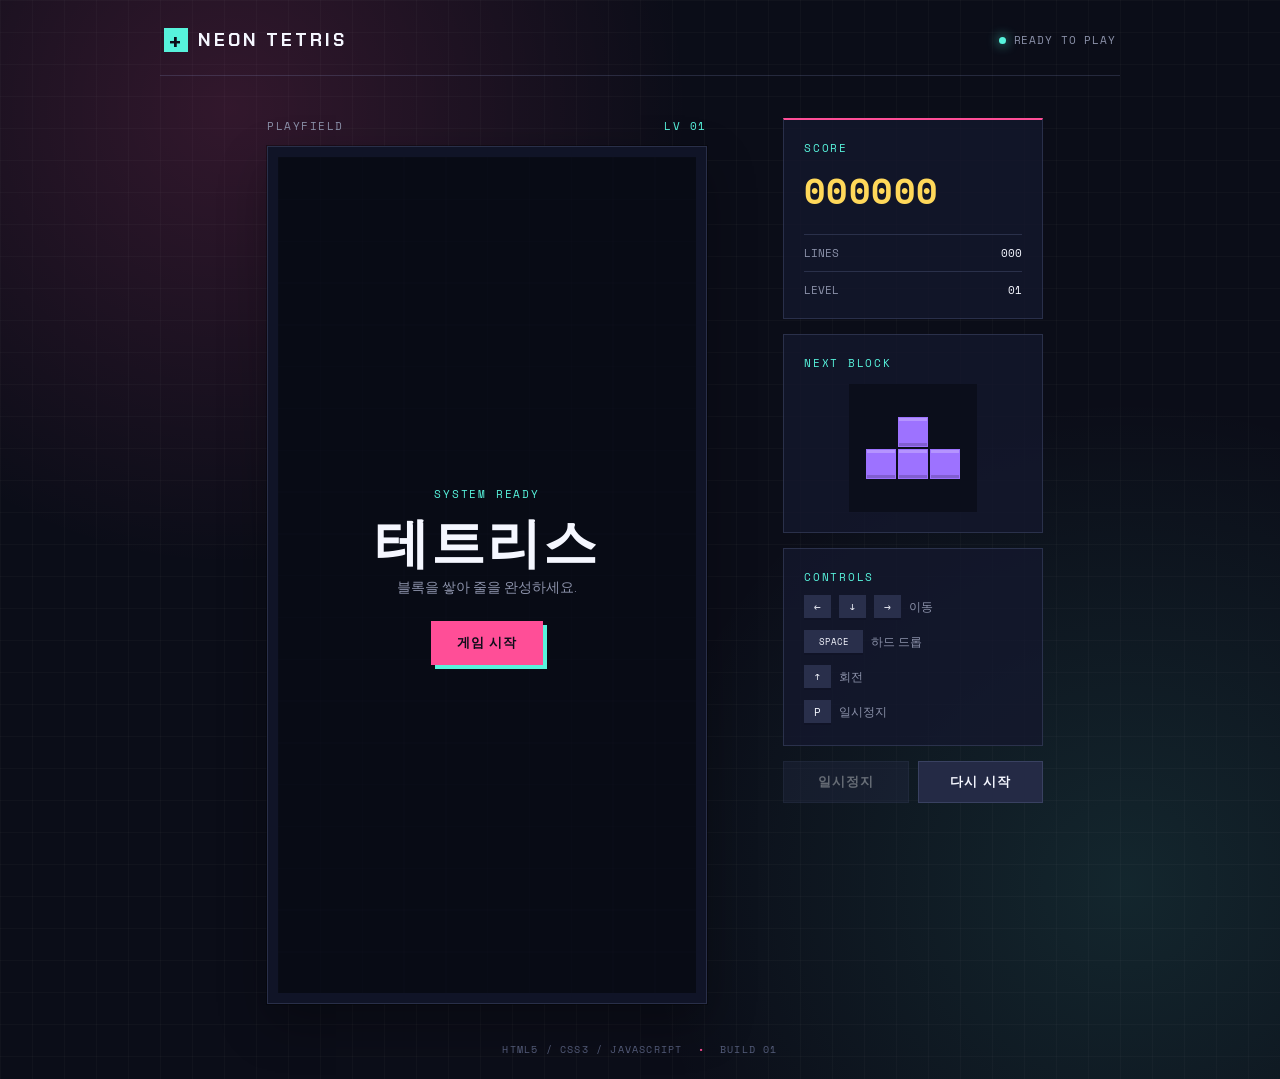
<file: Game01/index.html>
<!doctype html>
<html lang="ko">
<head>
  <meta charset="UTF-8">
  <meta name="viewport" content="width=device-width, initial-scale=1.0">
  <title>NEON TETRIS</title>
  <link rel="preconnect" href="https://fonts.googleapis.com">
  <link rel="preconnect" href="https://fonts.gstatic.com" crossorigin>
  <link href="https://fonts.googleapis.com/css2?family=Chakra+Petch:wght@400;500;600;700&family=Space+Mono:wght@400;700&display=swap" rel="stylesheet">
  <link rel="stylesheet" href="style.css">
</head>
<body>
  <main class="game-shell">
    <header class="topbar">
      <div class="brand"><span class="brand-mark">+</span><span>NEON TETRIS</span></div>
      <div class="status"><span class="status-dot"></span><span id="statusText">READY TO PLAY</span></div>
    </header>

    <section class="game-layout">
      <div class="board-frame">
        <div class="board-heading"><span>PLAYFIELD</span><span id="levelLabel">LV 01</span></div>
        <div class="canvas-wrap">
          <canvas id="gameCanvas" width="300" height="600" aria-label="테트리스 게임 보드"></canvas>
          <div id="overlay" class="overlay">
            <p class="overlay-kicker">SYSTEM READY</p>
            <h1>테트리스</h1>
            <p>블록을 쌓아 줄을 완성하세요.</p>
            <button id="startButton" class="primary-button">게임 시작</button>
          </div>
        </div>
      </div>

      <aside class="sidebar">
        <section class="panel score-panel">
          <div class="panel-label">SCORE</div>
          <div id="score" class="score-value">000000</div>
          <div class="stats-row"><span>LINES</span><strong id="lines">000</strong></div>
          <div class="stats-row"><span>LEVEL</span><strong id="level">01</strong></div>
        </section>

        <section class="panel next-panel">
          <div class="panel-label">NEXT BLOCK</div>
          <canvas id="nextCanvas" width="128" height="128" aria-label="다음 블록 미리보기"></canvas>
        </section>

        <section class="panel controls-panel">
          <div class="panel-label">CONTROLS</div>
          <div class="key-row"><span class="key">←</span><span class="key">↓</span><span class="key">→</span><span>이동</span></div>
          <div class="key-row"><span class="key wide">SPACE</span><span>하드 드롭</span></div>
          <div class="key-row"><span class="key">↑</span><span>회전</span></div>
          <div class="key-row"><span class="key">P</span><span>일시정지</span></div>
        </section>

        <div class="button-row">
          <button id="pauseButton" class="secondary-button" disabled>일시정지</button>
          <button id="restartButton" class="secondary-button">다시 시작</button>
        </div>
      </aside>
    </section>

    <footer>HTML5 / CSS3 / JAVASCRIPT <span>•</span> BUILD 01</footer>
  </main>
  <script src="script.js"></script>
</body>
</html>
</file>
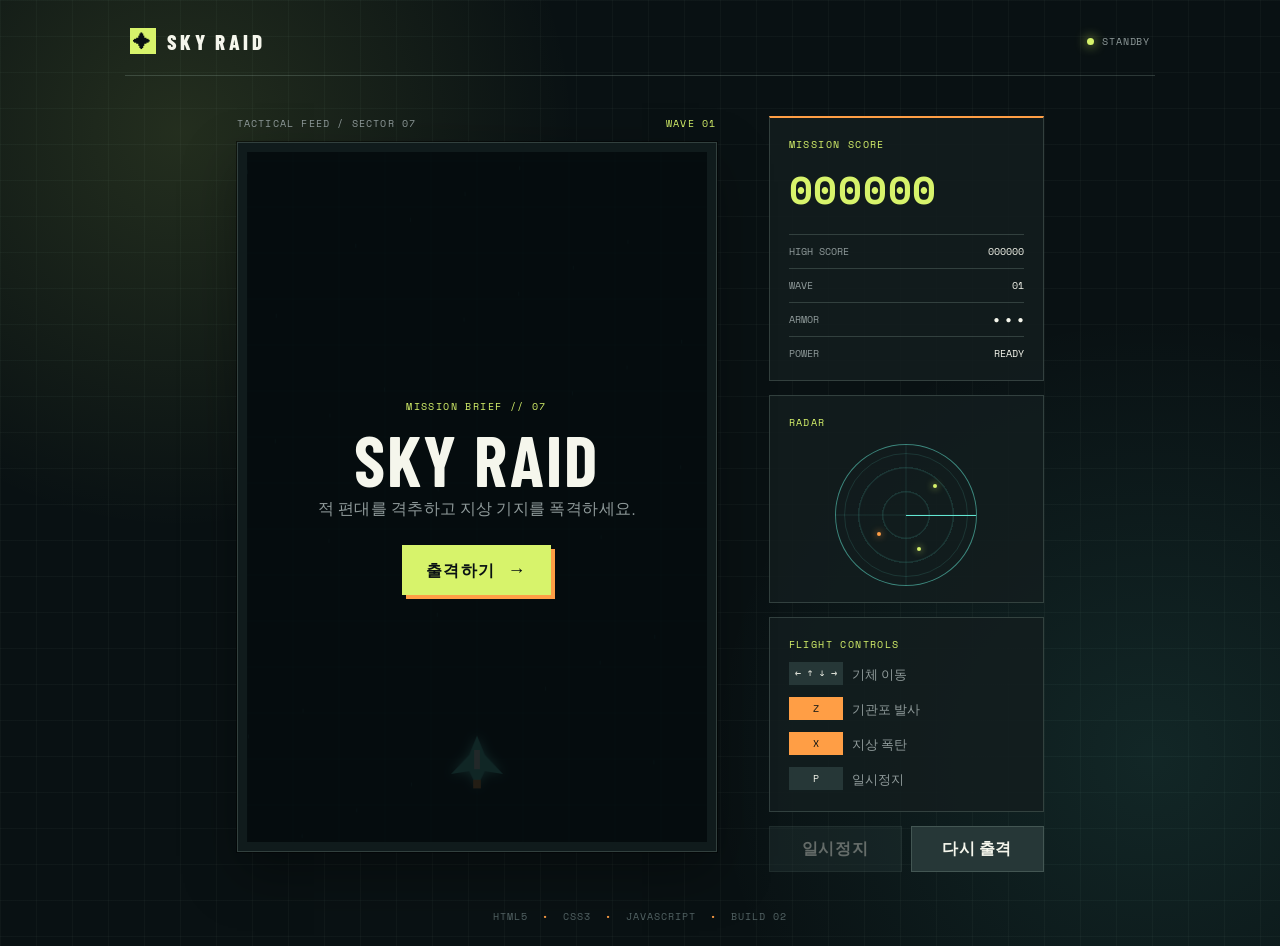
<file: Game02/index.html>
<!doctype html>
<html lang="ko">
<head>
  <meta charset="UTF-8">
  <meta name="viewport" content="width=device-width, initial-scale=1.0">
  <title>SKY RAID // VERTICAL ASSAULT</title>
  <link rel="preconnect" href="https://fonts.googleapis.com">
  <link rel="preconnect" href="https://fonts.gstatic.com" crossorigin>
  <link href="https://fonts.googleapis.com/css2?family=Barlow+Condensed:wght@500;600;700;800&family=Space+Mono:wght@400;700&display=swap" rel="stylesheet">
  <link rel="stylesheet" href="style.css">
</head>
<body>
  <main class="game-shell">
    <header class="topbar">
      <div class="brand"><span class="brand-mark">✦</span><span>SKY RAID</span></div>
      <div class="status"><span id="statusDot" class="status-dot"></span><span id="statusText">STANDBY</span></div>
    </header>

    <section class="game-layout">
      <div class="board-frame">
        <div class="board-heading"><span>TACTICAL FEED / SECTOR 07</span><span id="waveLabel">WAVE 01</span></div>
        <div class="canvas-wrap">
          <canvas id="gameCanvas" width="480" height="720" aria-label="종스크롤 슈팅 게임 화면"></canvas>
          <div id="overlay" class="overlay">
            <p class="overlay-kicker">MISSION BRIEF // 07</p>
            <h1>SKY RAID</h1>
            <p>적 편대를 격추하고 지상 기지를 폭격하세요.</p>
            <button id="startButton" class="primary-button">출격하기 <span>→</span></button>
          </div>
        </div>
      </div>

      <aside class="sidebar">
        <section class="panel score-panel">
          <div class="panel-label">MISSION SCORE</div>
          <div id="score" class="score-value">000000</div>
          <div class="stats-row"><span>HIGH SCORE</span><strong id="highScore">000000</strong></div>
          <div class="stats-row"><span>WAVE</span><strong id="wave">01</strong></div>
          <div class="stats-row"><span>ARMOR</span><strong id="lives">● ● ●</strong></div>
          <div class="stats-row"><span>POWER</span><strong id="power">READY</strong></div>
        </section>

        <section class="panel radar-panel">
          <div class="panel-label">RADAR</div>
          <div class="radar"><span id="radarSweep"></span><i></i><i></i><i></i></div>
        </section>

        <section class="panel controls-panel">
          <div class="panel-label">FLIGHT CONTROLS</div>
          <div class="key-row"><span class="key">← ↑ ↓ →</span><span>기체 이동</span></div>
          <div class="key-row"><span class="key accent">Z</span><span>기관포 발사</span></div>
          <div class="key-row"><span class="key accent">X</span><span>지상 폭탄</span></div>
          <div class="key-row"><span class="key">P</span><span>일시정지</span></div>
        </section>

        <div class="button-row">
          <button id="pauseButton" class="secondary-button" disabled>일시정지</button>
          <button id="restartButton" class="secondary-button">다시 출격</button>
        </div>
      </aside>
    </section>

    <footer>HTML5 <span>•</span> CSS3 <span>•</span> JAVASCRIPT <span>•</span> BUILD 02</footer>
  </main>
  <script src="script.js"></script>
</body>
</html>
</file>
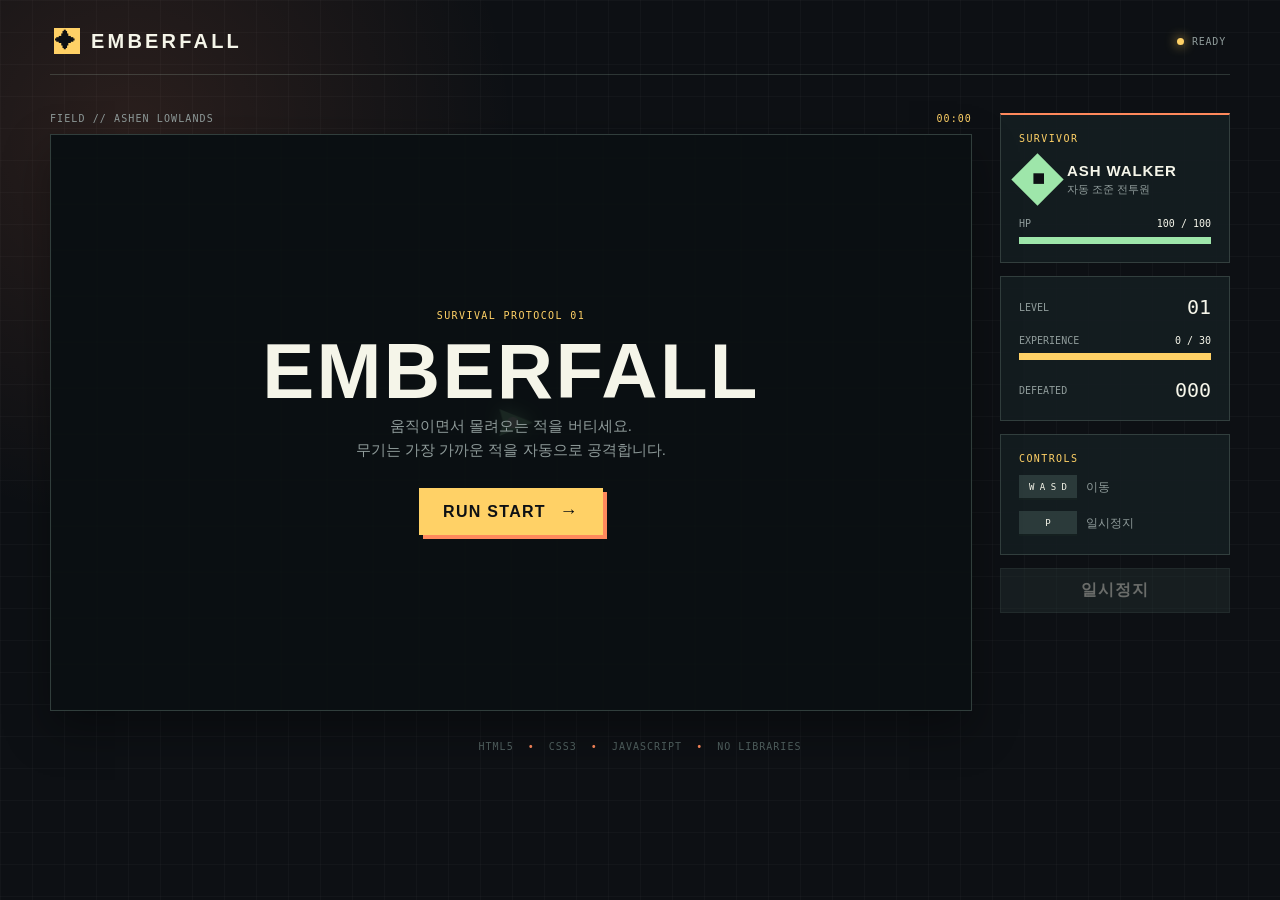
<file: Game03/index.html>
<!doctype html>
<html lang="ko">
<head>
  <meta charset="UTF-8">
  <meta name="viewport" content="width=device-width, initial-scale=1.0">
  <title>EMBERFALL // SURVIVAL RUN</title>
  <link rel="stylesheet" href="style.css">
</head>
<body>
  <main class="game-shell">
    <header class="topbar">
      <div class="brand"><span class="brand-mark">✦</span><span>EMBERFALL</span></div>
      <div class="run-status"><span id="statusDot" class="status-dot"></span><span id="statusText">READY</span></div>
    </header>

    <section class="game-layout">
      <div class="arena-frame">
        <div class="arena-heading"><span>FIELD // ASHEN LOWLANDS</span><span id="timeLabel">00:00</span></div>
        <div class="canvas-wrap">
          <canvas id="gameCanvas" width="960" height="600" aria-label="탑뷰 생존 슈팅 게임 화면"></canvas>
          <div id="startOverlay" class="overlay">
            <p class="kicker">SURVIVAL PROTOCOL 01</p>
            <h1>EMBERFALL</h1>
            <p>움직이면서 몰려오는 적을 버티세요.<br>무기는 가장 가까운 적을 자동으로 공격합니다.</p>
            <button id="startButton" class="primary-button">RUN START <span>→</span></button>
          </div>
          <div id="levelOverlay" class="level-overlay hidden">
            <p class="kicker">POWER SURGE</p>
            <strong id="levelMessage">LEVEL UP</strong>
            <span id="levelDetail">공격이 강화되었습니다.</span>
          </div>
        </div>
      </div>

      <aside class="sidebar">
        <section class="panel hero-panel">
          <div class="panel-label">SURVIVOR</div>
          <div class="hero-row"><span class="hero-icon">◆</span><div><strong>ASH WALKER</strong><small>자동 조준 전투원</small></div></div>
          <div class="bar-label"><span>HP</span><span id="hpText">100 / 100</span></div>
          <div class="bar"><span id="hpBar"></span></div>
        </section>
        <section class="panel score-panel">
          <div class="metric"><span>LEVEL</span><strong id="levelText">01</strong></div>
          <div class="xp-label"><span>EXPERIENCE</span><span id="xpText">0 / 30</span></div>
          <div class="bar xp-bar"><span id="xpBar"></span></div>
          <div class="metric"><span>DEFEATED</span><strong id="killText">000</strong></div>
        </section>
        <section class="panel controls-panel">
          <div class="panel-label">CONTROLS</div>
          <div class="key-row"><span class="key">W A S D</span><span>이동</span></div>
          <div class="key-row"><span class="key">P</span><span>일시정지</span></div>
        </section>
        <button id="pauseButton" class="secondary-button" disabled>일시정지</button>
      </aside>
    </section>
    <footer>HTML5 <span>•</span> CSS3 <span>•</span> JAVASCRIPT <span>•</span> NO LIBRARIES</footer>
  </main>
  <script src="game.js"></script>
</body>
</html>
</file>
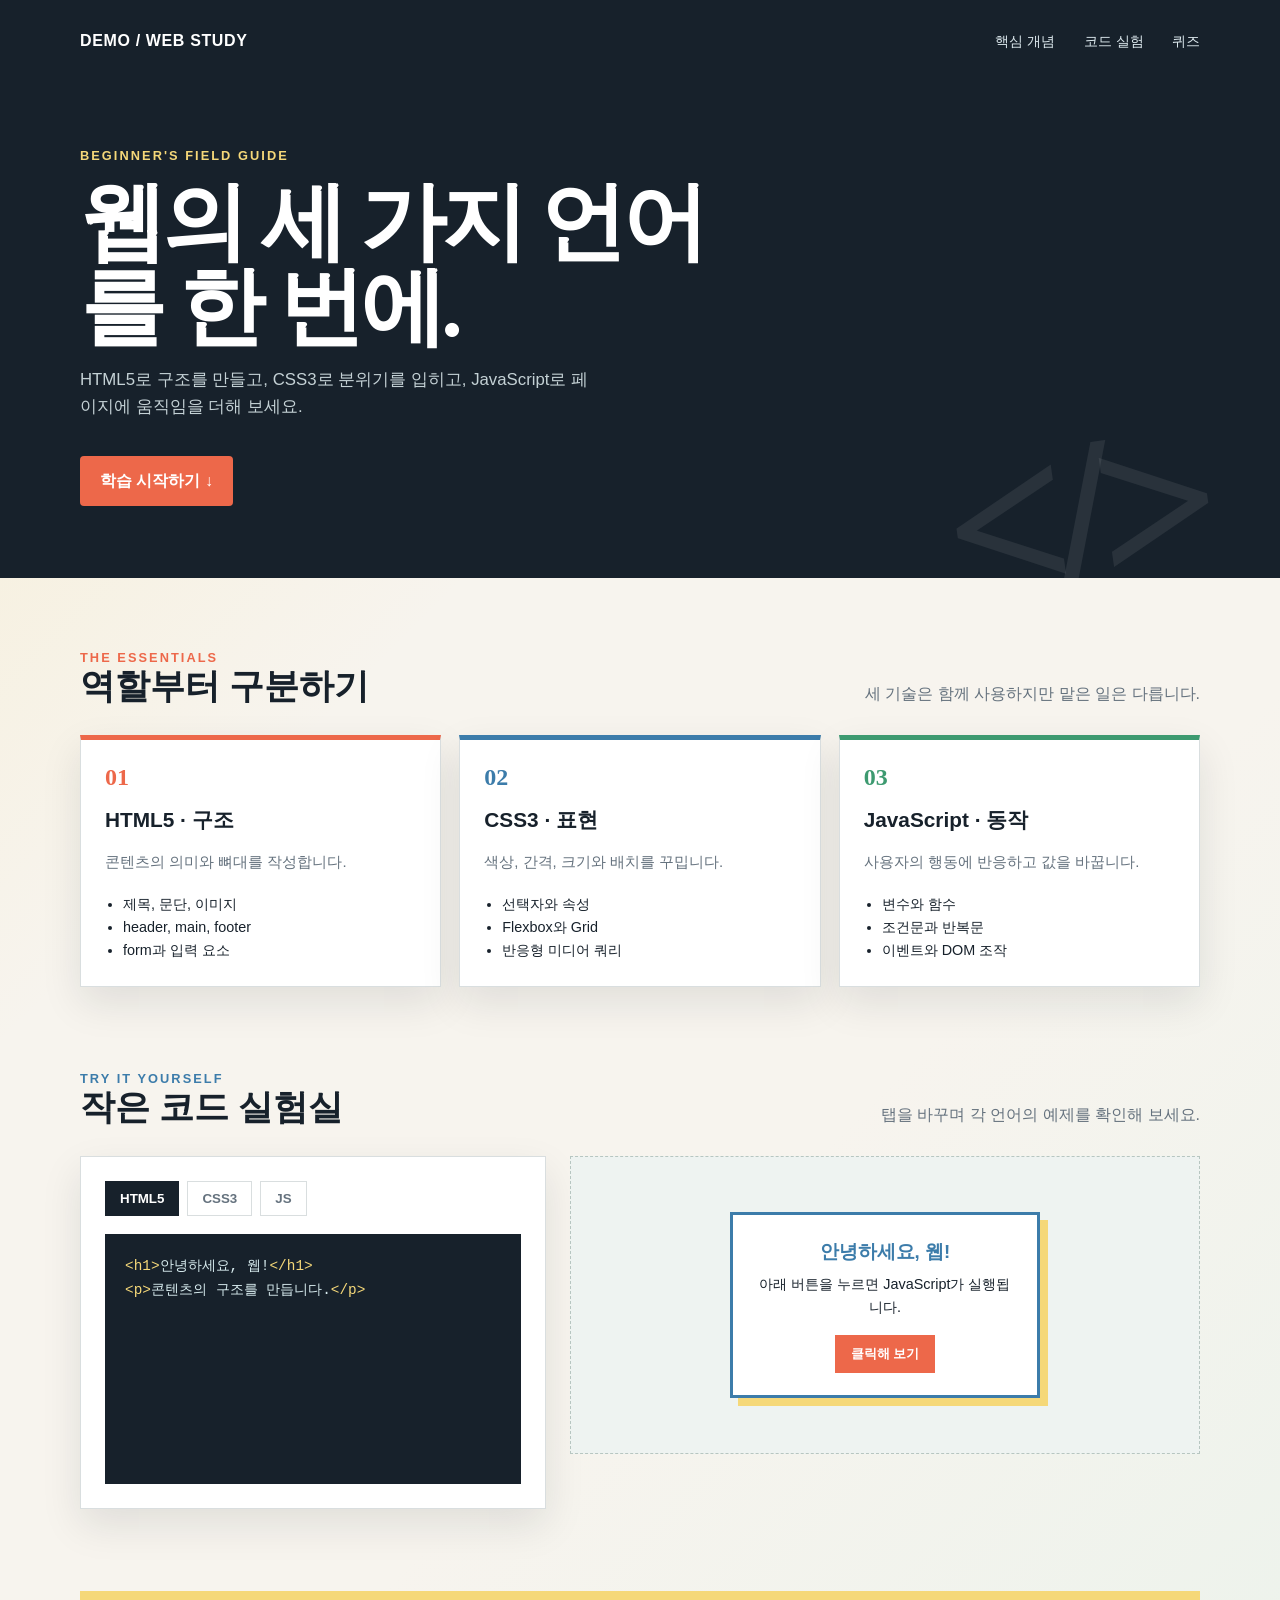
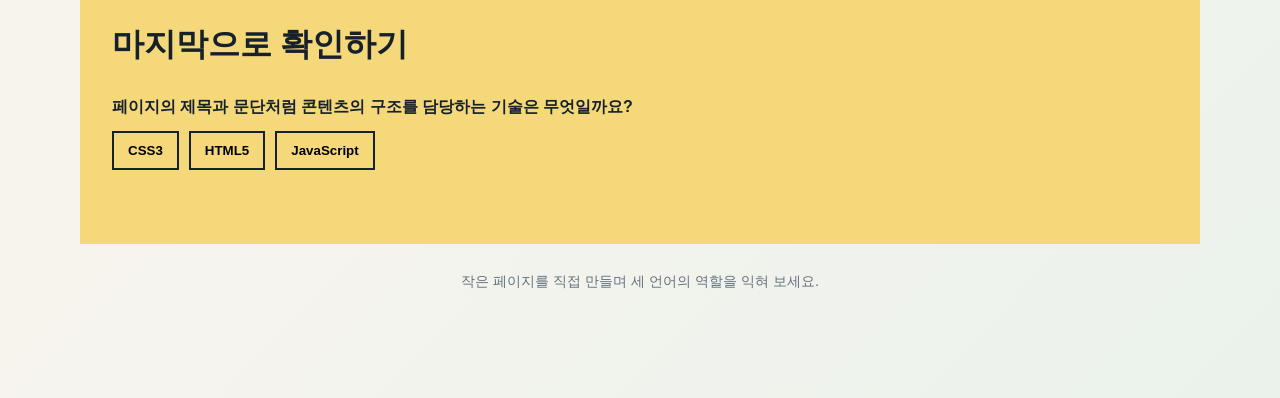
<file: DemoPage.html>
<!DOCTYPE html>
<html lang="ko">
<head>
  <meta charset="UTF-8">
  <meta name="viewport" content="width=device-width, initial-scale=1.0">
  <title>Demo Page | HTML5 · CSS3 · JavaScript</title>
  <style>
    :root {
      --ink: #17212b;
      --muted: #65727e;
      --paper: #f7f4ee;
      --panel: #ffffff;
      --line: #d9dedf;
      --coral: #ed684a;
      --blue: #3c7caa;
      --mint: #dff1e9;
      --yellow: #f5d879;
      --shadow: 0 16px 38px rgba(23, 33, 43, 0.1);
    }

    * { box-sizing: border-box; }

    html { scroll-behavior: smooth; }

    body {
      margin: 0;
      color: var(--ink);
      background:
        linear-gradient(135deg, rgba(245, 216, 121, 0.23), transparent 32%),
        linear-gradient(315deg, rgba(223, 241, 233, 0.55), transparent 40%),
        var(--paper);
      font-family: "Malgun Gothic", "Apple SD Gothic Neo", sans-serif;
      line-height: 1.6;
    }

    .container { width: min(1120px, calc(100% - 40px)); margin: 0 auto; }

    header {
      min-height: 440px;
      padding: 28px 0 72px;
      background: var(--ink);
      color: #fff;
      overflow: hidden;
      position: relative;
    }

    header::after {
      content: "</>";
      position: absolute;
      right: 6vw;
      bottom: -48px;
      color: rgba(255,255,255,.08);
      font: 900 220px/1 Georgia, serif;
      letter-spacing: -18px;
      transform: rotate(-8deg);
    }

    nav { display: flex; justify-content: space-between; align-items: center; position: relative; z-index: 1; }
    .brand { font-weight: 800; letter-spacing: .04em; }
    nav a { color: #dce8ed; text-decoration: none; font-size: .9rem; margin-left: 24px; }
    nav a:hover { color: var(--yellow); }

    .hero { position: relative; z-index: 1; padding-top: 92px; max-width: 650px; }
    .eyebrow { color: var(--yellow); font-size: .8rem; font-weight: 800; letter-spacing: .16em; text-transform: uppercase; }
    h1 { margin: 14px 0 18px; font: 800 clamp(2.5rem, 7vw, 5.4rem)/.98 Georgia, serif; letter-spacing: -.05em; }
    .hero p { color: #c4d1d5; max-width: 520px; font-size: 1.05rem; }
    .hero-button { display: inline-block; margin-top: 18px; padding: 12px 20px; border-radius: 4px; background: var(--coral); color: #fff; text-decoration: none; font-weight: 700; }

    main { padding: 70px 0 90px; }
    .section-heading { display: flex; justify-content: space-between; align-items: end; gap: 20px; margin-bottom: 28px; }
    .section-heading h2 { margin: 0; font: 800 2.2rem/1.1 Georgia, serif; }
    .section-heading p { margin: 0; color: var(--muted); }

    .topics { display: grid; grid-template-columns: repeat(3, 1fr); gap: 18px; }
    .topic { background: var(--panel); border: 1px solid var(--line); border-top: 5px solid var(--coral); padding: 24px; box-shadow: var(--shadow); }
    .topic:nth-child(2) { border-top-color: var(--blue); }
    .topic:nth-child(3) { border-top-color: #3d9a70; }
    .topic-number { color: var(--coral); font: 700 1.5rem Georgia, serif; }
    .topic:nth-child(2) .topic-number { color: var(--blue); }
    .topic:nth-child(3) .topic-number { color: #3d9a70; }
    .topic h3 { margin: 12px 0 8px; font-size: 1.3rem; }
    .topic p { color: var(--muted); font-size: .93rem; }
    .topic ul { margin: 18px 0 0; padding-left: 18px; font-size: .9rem; }

    .lab { margin-top: 82px; }
    .lab-layout { display: grid; grid-template-columns: .85fr 1.15fr; gap: 24px; align-items: start; }
    .panel { background: var(--panel); border: 1px solid var(--line); padding: 24px; box-shadow: var(--shadow); }
    .tabs { display: flex; gap: 8px; margin-bottom: 18px; }
    .tab { border: 1px solid var(--line); background: #fff; color: var(--muted); padding: 9px 14px; cursor: pointer; font-weight: 700; }
    .tab.active { background: var(--ink); border-color: var(--ink); color: #fff; }
    .code { min-height: 250px; margin: 0; padding: 20px; overflow: auto; background: #17212b; color: #d9edf0; font: .9rem/1.7 Consolas, monospace; white-space: pre-wrap; }
    .code .tag { color: #f5d879; }
    .code .attr { color: #8fd1ed; }
    .code .value { color: #f3a58d; }
    .code .comment { color: #86a394; }

    .preview { min-height: 298px; display: grid; place-items: center; background: #eef3f1; border: 1px dashed #b7c6c1; padding: 24px; }
    .preview-card { width: min(100%, 310px); padding: 22px; background: #fff; text-align: center; border: 3px solid var(--blue); box-shadow: 8px 8px 0 var(--yellow); }
    .preview-card h3 { margin: 0 0 6px; color: var(--blue); }
    .preview-card p { margin: 0 0 16px; font-size: .9rem; }
    #demoButton { border: 0; background: var(--coral); color: #fff; padding: 10px 16px; cursor: pointer; font-weight: 700; }

    .quiz { margin-top: 82px; background: var(--yellow); padding: 32px; }
    .quiz h2 { margin-top: 0; font: 800 2rem Georgia, serif; }
    .question { margin: 20px 0 0; font-weight: 700; }
    .choices { display: flex; flex-wrap: wrap; gap: 10px; margin-top: 12px; }
    .choice { border: 2px solid var(--ink); background: transparent; padding: 10px 14px; cursor: pointer; font-weight: 700; }
    .choice:hover, .choice.selected { background: var(--ink); color: #fff; }
    #quizResult { min-height: 24px; margin: 18px 0 0; font-weight: 800; }
    .footer-note { margin-top: 26px; text-align: center; color: var(--muted); font-size: .9rem; }

    @media (max-width: 760px) {
      header { min-height: 500px; }
      nav a { margin-left: 10px; font-size: .78rem; }
      header::after { right: -42px; font-size: 140px; }
      .topics, .lab-layout { grid-template-columns: 1fr; }
      .section-heading { display: block; }
      .section-heading p { margin-top: 10px; }
      .quiz { padding: 24px 18px; }
    }
  </style>
</head>
<body>
  <header>
    <div class="container">
      <nav aria-label="주요 메뉴">
        <div class="brand">DEMO / WEB STUDY</div>
        <div>
          <a href="#topics">핵심 개념</a>
          <a href="#lab">코드 실험</a>
          <a href="#quiz">퀴즈</a>
        </div>
      </nav>
      <div class="hero">
        <div class="eyebrow">Beginner's field guide</div>
        <h1>웹의 세 가지 언어를 한 번에.</h1>
        <p>HTML5로 구조를 만들고, CSS3로 분위기를 입히고, JavaScript로 페이지에 움직임을 더해 보세요.</p>
        <a class="hero-button" href="#topics">학습 시작하기 ↓</a>
      </div>
    </div>
  </header>

  <main class="container">
    <section id="topics" aria-labelledby="topics-title">
      <div class="section-heading">
        <div>
          <div class="eyebrow" style="color: var(--coral);">The essentials</div>
          <h2 id="topics-title">역할부터 구분하기</h2>
        </div>
        <p>세 기술은 함께 사용하지만 맡은 일은 다릅니다.</p>
      </div>
      <div class="topics">
        <article class="topic">
          <div class="topic-number">01</div>
          <h3>HTML5 · 구조</h3>
          <p>콘텐츠의 의미와 뼈대를 작성합니다.</p>
          <ul><li>제목, 문단, 이미지</li><li>header, main, footer</li><li>form과 입력 요소</li></ul>
        </article>
        <article class="topic">
          <div class="topic-number">02</div>
          <h3>CSS3 · 표현</h3>
          <p>색상, 간격, 크기와 배치를 꾸밉니다.</p>
          <ul><li>선택자와 속성</li><li>Flexbox와 Grid</li><li>반응형 미디어 쿼리</li></ul>
        </article>
        <article class="topic">
          <div class="topic-number">03</div>
          <h3>JavaScript · 동작</h3>
          <p>사용자의 행동에 반응하고 값을 바꿉니다.</p>
          <ul><li>변수와 함수</li><li>조건문과 반복문</li><li>이벤트와 DOM 조작</li></ul>
        </article>
      </div>
    </section>

    <section id="lab" class="lab" aria-labelledby="lab-title">
      <div class="section-heading">
        <div>
          <div class="eyebrow" style="color: var(--blue);">Try it yourself</div>
          <h2 id="lab-title">작은 코드 실험실</h2>
        </div>
        <p>탭을 바꾸며 각 언어의 예제를 확인해 보세요.</p>
      </div>
      <div class="lab-layout">
        <div class="panel">
          <div class="tabs" role="tablist" aria-label="코드 예제 언어">
            <button class="tab active" data-code="html" role="tab" aria-selected="true">HTML5</button>
            <button class="tab" data-code="css" role="tab" aria-selected="false">CSS3</button>
            <button class="tab" data-code="js" role="tab" aria-selected="false">JS</button>
          </div>
          <pre id="codeExample" class="code" aria-live="polite"></pre>
        </div>
        <div class="preview" aria-label="코드 미리보기">
          <div class="preview-card" id="previewCard">
            <h3 id="previewTitle">안녕하세요, 웹!</h3>
            <p id="previewText">아래 버튼을 누르면 JavaScript가 실행됩니다.</p>
            <button id="demoButton" type="button">클릭해 보기</button>
          </div>
        </div>
      </div>
    </section>

    <section id="quiz" class="quiz" aria-labelledby="quiz-title">
      <h2 id="quiz-title">마지막으로 확인하기</h2>
      <p class="question">페이지의 제목과 문단처럼 콘텐츠의 구조를 담당하는 기술은 무엇일까요?</p>
      <div class="choices" role="group" aria-label="퀴즈 선택지">
        <button class="choice" data-answer="wrong" type="button">CSS3</button>
        <button class="choice" data-answer="correct" type="button">HTML5</button>
        <button class="choice" data-answer="wrong" type="button">JavaScript</button>
      </div>
      <p id="quizResult" aria-live="polite"></p>
    </section>
    <p class="footer-note">작은 페이지를 직접 만들며 세 언어의 역할을 익혀 보세요.</p>
  </main>

  <script>
    const examples = {
      html: '<span class="tag">&lt;h1&gt;</span>안녕하세요, 웹!<span class="tag">&lt;/h1&gt;</span>\n<span class="tag">&lt;p&gt;</span>콘텐츠의 구조를 만듭니다.<span class="tag">&lt;/p&gt;</span>',
      css: '<span class="tag">.card</span> {\n  <span class="attr">color</span>: <span class="value">#3c7caa</span>;\n  <span class="attr">padding</span>: <span class="value">20px</span>;\n}',
      js: '<span class="tag">const</span> button = document.querySelector(<span class="value">"button"</span>);\nbutton.addEventListener(<span class="value">"click"</span>, () =&gt; {\n  alert(<span class="value">"JavaScript 실행!"</span>);\n});'
    };

    const codeExample = document.querySelector('#codeExample');
    const tabs = document.querySelectorAll('.tab');
    codeExample.innerHTML = examples.html;

    tabs.forEach((tab) => {
      tab.addEventListener('click', () => {
        tabs.forEach((item) => {
          item.classList.remove('active');
          item.setAttribute('aria-selected', 'false');
        });
        tab.classList.add('active');
        tab.setAttribute('aria-selected', 'true');
        codeExample.innerHTML = examples[tab.dataset.code];
      });
    });

    document.querySelector('#demoButton').addEventListener('click', (event) => {
      const title = document.querySelector('#previewTitle');
      const text = document.querySelector('#previewText');
      const isChanged = event.currentTarget.dataset.clicked === 'true';
      title.textContent = isChanged ? '다시 만났네요!' : 'JavaScript가 바꿨어요!';
      text.textContent = isChanged ? '버튼 이벤트를 다시 실행했습니다.' : '버튼 클릭 이벤트가 텍스트를 바꿨습니다.';
      event.currentTarget.dataset.clicked = String(!isChanged);
    });

    document.querySelectorAll('.choice').forEach((choice) => {
      choice.addEventListener('click', () => {
        document.querySelectorAll('.choice').forEach((item) => item.classList.remove('selected'));
        choice.classList.add('selected');
        document.querySelector('#quizResult').textContent = choice.dataset.answer === 'correct'
          ? '정답입니다! HTML은 콘텐츠의 뼈대를 담당합니다.'
          : '다시 생각해 보세요. 구조를 만드는 기술을 골라 보세요.';
      });
    });
  </script>
</body>
</html>
</file>
<file: Game01/style.css>
:root {
  --ink: #f5f7ff;
  --muted: #8b91a9;
  --panel: rgba(20, 24, 45, 0.78);
  --line: rgba(140, 153, 209, 0.2);
  --cyan: #57f3dc;
  --pink: #ff4e97;
  --yellow: #ffd85a;
  --bg: #0b0d18;
}

* { box-sizing: border-box; }

body {
  margin: 0;
  min-width: 320px;
  min-height: 100vh;
  color: var(--ink);
  background: var(--bg);
  font-family: "Chakra Petch", sans-serif;
  background-image: linear-gradient(rgba(255,255,255,.025) 1px, transparent 1px), linear-gradient(90deg, rgba(255,255,255,.025) 1px, transparent 1px), radial-gradient(circle at 18% 10%, rgba(255, 78, 151, .16), transparent 32%), radial-gradient(circle at 88% 82%, rgba(87, 243, 220, .11), transparent 34%);
  background-size: 32px 32px, 32px 32px, auto, auto;
}

.game-shell { width: min(100% - 32px, 960px); margin: 0 auto; padding: 28px 0 22px; }
.topbar { display: flex; justify-content: space-between; align-items: center; padding: 0 4px 23px; border-bottom: 1px solid var(--line); }
.brand { display: flex; align-items: center; gap: 10px; letter-spacing: .16em; font-size: 18px; font-weight: 700; }
.brand-mark { display: grid; place-items: center; width: 24px; height: 24px; color: var(--bg); background: var(--cyan); font-size: 21px; line-height: 1; }
.status { display: flex; align-items: center; gap: 8px; color: var(--muted); font: 11px "Space Mono", monospace; letter-spacing: .08em; }
.status-dot { width: 7px; height: 7px; border-radius: 50%; background: var(--cyan); box-shadow: 0 0 12px var(--cyan); }
.game-layout { display: grid; grid-template-columns: minmax(320px, 500px) 260px; justify-content: center; gap: 46px; padding: 42px 0 34px; }
.board-frame { width: min(100%, 440px); justify-self: center; }
.board-heading { display: flex; justify-content: space-between; margin-bottom: 12px; color: var(--muted); font: 11px "Space Mono", monospace; letter-spacing: .14em; }
.board-heading span:last-child { color: var(--cyan); }
.canvas-wrap { position: relative; padding: 10px; background: #101427; border: 1px solid var(--line); box-shadow: 0 0 0 1px rgba(0,0,0,.35), 0 20px 45px rgba(0,0,0,.28); }
#gameCanvas { display: block; width: 100%; height: auto; aspect-ratio: 1 / 2; background: #090b15; image-rendering: pixelated; }
.overlay { position: absolute; inset: 10px; display: flex; flex-direction: column; align-items: center; justify-content: center; text-align: center; padding: 24px; background: rgba(9, 11, 21, .86); }
.overlay.hidden { display: none; }
.overlay-kicker, .panel-label { margin: 0; color: var(--cyan); font: 11px "Space Mono", monospace; letter-spacing: .16em; }
.overlay h1 { margin: 15px 0 7px; font-size: clamp(32px, 7vw, 54px); line-height: 1; letter-spacing: .04em; }
.overlay p:not(.overlay-kicker) { margin: 0 0 24px; color: var(--muted); font-size: 14px; }
.primary-button, .secondary-button { border: 0; color: var(--bg); font: 700 13px "Chakra Petch", sans-serif; letter-spacing: .07em; cursor: pointer; transition: transform .16s ease, filter .16s ease; }
.primary-button { padding: 13px 26px; background: var(--pink); box-shadow: 4px 4px 0 var(--cyan); }
.primary-button:hover, .secondary-button:hover { filter: brightness(1.14); transform: translateY(-2px); }
.sidebar { display: flex; flex-direction: column; gap: 15px; }
.panel { padding: 20px; background: var(--panel); border: 1px solid var(--line); }
.score-panel { border-top: 2px solid var(--pink); }
.score-value { margin: 9px 0 17px; color: var(--yellow); font: 700 clamp(26px, 5vw, 35px) "Space Mono", monospace; letter-spacing: .04em; }
.stats-row { display: flex; justify-content: space-between; padding-top: 10px; margin-top: 10px; border-top: 1px solid var(--line); color: var(--muted); font: 11px "Space Mono", monospace; }
.stats-row strong { color: var(--ink); font-weight: 400; }
.next-panel { text-align: center; }
.next-panel .panel-label { display: block; text-align: left; }
#nextCanvas { display: block; width: 128px; height: 128px; margin: 13px auto 0; background: rgba(4, 6, 14, .45); image-rendering: pixelated; }
.controls-panel { display: grid; gap: 10px; }
.key-row { display: flex; align-items: center; gap: 8px; color: var(--muted); font-size: 12px; }
.key { display: inline-grid; place-items: center; min-width: 27px; height: 25px; padding: 0 6px; color: var(--ink); background: #292f4b; border-bottom: 2px solid #101326; font: 11px "Space Mono", monospace; }
.key.wide { min-width: 59px; font-size: 9px; }
.button-row { display: flex; gap: 9px; }
.secondary-button { flex: 1; padding: 11px 8px; color: var(--ink); background: #242a45; border: 1px solid var(--line); }
.secondary-button:disabled { opacity: .38; cursor: not-allowed; }
footer { padding-top: 4px; color: #555d7b; text-align: center; font: 10px "Space Mono", monospace; letter-spacing: .12em; }
footer span { padding: 0 8px; color: var(--pink); }

@media (max-width: 720px) {
  .game-shell { width: min(100% - 24px, 440px); padding-top: 18px; }
  .topbar { padding-bottom: 16px; }
  .brand { font-size: 15px; }
  .status { font-size: 9px; }
  .game-layout { display: flex; flex-direction: column; gap: 20px; padding: 24px 0 25px; }
  .board-frame { width: min(100%, 330px); }
  .sidebar { display: grid; grid-template-columns: 1fr 1fr; gap: 12px; }
  .score-panel { grid-column: span 2; }
  .controls-panel { grid-column: span 2; grid-template-columns: 1fr 1fr; }
  .controls-panel .panel-label { grid-column: span 2; }
  .button-row { grid-column: span 2; }
}
</file>
<file: Game02/style.css>
:root {
  --ink: #f5f6ec;
  --muted: #8f9a9a;
  --panel: rgba(19, 29, 30, .88);
  --line: rgba(170, 196, 183, .22);
  --lime: #d7f36b;
  --orange: #ff9e45;
  --aqua: #62e6d2;
  --bg: #091113;
}

* { box-sizing: border-box; }

body {
  margin: 0;
  min-width: 320px;
  min-height: 100vh;
  color: var(--ink);
  background: var(--bg);
  font-family: "Barlow Condensed", sans-serif;
  background-image: linear-gradient(rgba(190, 230, 207, .035) 1px, transparent 1px), linear-gradient(90deg, rgba(190, 230, 207, .035) 1px, transparent 1px), radial-gradient(circle at 14% 14%, rgba(215, 243, 107, .13), transparent 29%), radial-gradient(circle at 90% 80%, rgba(98, 230, 210, .1), transparent 32%);
  background-size: 36px 36px, 36px 36px, auto, auto;
}

button { font: inherit; }
.game-shell { width: min(100% - 32px, 1030px); margin: 0 auto; padding: 28px 0 22px; }
.topbar { display: flex; justify-content: space-between; align-items: center; padding: 0 5px 21px; border-bottom: 1px solid var(--line); }
.brand { display: flex; align-items: center; gap: 11px; letter-spacing: .16em; font-size: 21px; font-weight: 800; }
.brand-mark { display: grid; place-items: center; width: 26px; height: 26px; color: var(--bg); background: var(--lime); font-size: 17px; }
.status { display: flex; align-items: center; gap: 8px; color: var(--muted); font: 10px "Space Mono", monospace; letter-spacing: .08em; }
.status-dot { width: 7px; height: 7px; border-radius: 50%; background: var(--lime); box-shadow: 0 0 12px var(--lime); }
.status-dot.alert { background: var(--orange); box-shadow: 0 0 12px var(--orange); }
.game-layout { display: grid; grid-template-columns: minmax(360px, 480px) 275px; justify-content: center; gap: 52px; padding: 40px 0 33px; }
.board-frame { width: min(100%, 480px); justify-self: center; }
.board-heading { display: flex; justify-content: space-between; margin-bottom: 11px; color: var(--muted); font: 10px "Space Mono", monospace; letter-spacing: .12em; }
.board-heading span:last-child { color: var(--lime); }
.canvas-wrap { position: relative; padding: 9px; background: #101b1c; border: 1px solid var(--line); box-shadow: 0 0 0 1px rgba(0,0,0,.5), 0 22px 50px rgba(0,0,0,.34); }
#gameCanvas { display: block; width: 100%; height: auto; aspect-ratio: 2 / 3; background: #071013; image-rendering: auto; }
.overlay { position: absolute; inset: 9px; display: flex; flex-direction: column; align-items: center; justify-content: center; text-align: center; padding: 24px; background: rgba(5, 12, 14, .88); }
.overlay.hidden { display: none; }
.overlay-kicker, .panel-label { margin: 0; color: var(--lime); font: 10px "Space Mono", monospace; letter-spacing: .14em; }
.overlay h1 { margin: 14px 0 7px; color: var(--ink); font-size: clamp(42px, 9vw, 70px); line-height: .9; letter-spacing: .03em; }
.overlay p:not(.overlay-kicker) { margin: 0 0 25px; color: var(--muted); font-size: 16px; letter-spacing: .03em; }
.primary-button, .secondary-button { border: 0; cursor: pointer; transition: transform .16s ease, filter .16s ease; }
.primary-button { padding: 13px 24px; color: var(--bg); background: var(--lime); box-shadow: 4px 4px 0 var(--orange); font-weight: 800; letter-spacing: .08em; }
.primary-button span { padding-left: 8px; font-size: 18px; }
.primary-button:hover, .secondary-button:hover { filter: brightness(1.12); transform: translateY(-2px); }
.sidebar { display: flex; flex-direction: column; gap: 14px; }
.panel { padding: 19px; background: var(--panel); border: 1px solid var(--line); }
.score-panel { border-top: 2px solid var(--orange); }
.score-value { margin: 8px 0 16px; color: var(--lime); font: 700 clamp(28px, 5vw, 39px) "Space Mono", monospace; letter-spacing: .02em; }
.stats-row { display: flex; justify-content: space-between; padding-top: 9px; margin-top: 9px; border-top: 1px solid var(--line); color: var(--muted); font: 10px "Space Mono", monospace; }
.stats-row strong { color: var(--ink); font-weight: 400; }
.stats-row strong.powered { color: var(--orange); text-shadow: 0 0 8px rgba(255, 158, 69, .5); }
.radar-panel { padding-bottom: 16px; }
.radar { position: relative; overflow: hidden; width: 142px; height: 142px; margin: 14px auto 0; border: 1px solid rgba(98, 230, 210, .5); border-radius: 50%; background: repeating-radial-gradient(circle, transparent 0 22px, rgba(98, 230, 210, .13) 23px 24px), linear-gradient(90deg, transparent 49.5%, rgba(98, 230, 210, .2) 50%, transparent 50.5%), linear-gradient(transparent 49.5%, rgba(98, 230, 210, .2) 50%, transparent 50.5%); }
.radar::before { content: ""; position: absolute; inset: 50%; width: 50%; height: 1px; background: var(--aqua); transform-origin: left center; animation: sweep 3s linear infinite; }
.radar::after { content: ""; position: absolute; inset: 8px; border: 1px solid rgba(98, 230, 210, .13); border-radius: 50%; }
.radar i { position: absolute; width: 4px; height: 4px; border-radius: 50%; background: var(--lime); box-shadow: 0 0 7px var(--lime); }
.radar i:nth-of-type(1) { left: 69%; top: 28%; }.radar i:nth-of-type(2) { left: 29%; top: 62%; background: var(--orange); box-shadow: 0 0 7px var(--orange); }.radar i:nth-of-type(3) { left: 58%; top: 73%; }
@keyframes sweep { to { transform: rotate(360deg); } }
.controls-panel { display: grid; gap: 10px; }
.key-row { display: flex; align-items: center; gap: 9px; color: var(--muted); font-size: 13px; }
.key { display: inline-grid; place-items: center; min-width: 54px; height: 25px; padding: 0 6px; color: var(--ink); background: #263737; border-bottom: 2px solid #111d1e; font: 10px "Space Mono", monospace; }
.key.accent { color: var(--bg); background: var(--orange); }
.button-row { display: flex; gap: 9px; }
.secondary-button { flex: 1; padding: 11px 8px; color: var(--ink); background: #263737; border: 1px solid var(--line); font-weight: 600; letter-spacing: .04em; }
.secondary-button:disabled { opacity: .38; cursor: not-allowed; }
footer { padding-top: 4px; color: #536364; text-align: center; font: 10px "Space Mono", monospace; letter-spacing: .1em; }
footer span { padding: 0 7px; color: var(--orange); }

@media (max-width: 760px) {
  .game-shell { width: min(100% - 24px, 480px); padding-top: 18px; }
  .brand { font-size: 17px; }.status { font-size: 9px; }
  .game-layout { display: flex; flex-direction: column; gap: 20px; padding: 25px 0 26px; }
  .sidebar { display: grid; grid-template-columns: 1fr 1fr; gap: 12px; }
  .score-panel, .controls-panel, .button-row { grid-column: span 2; }
}
</file>
<file: Game03/style.css>
:root {
  --bg: #0d1014;
  --arena: #111a1d;
  --panel: rgba(21, 29, 33, .9);
  --line: rgba(177, 203, 185, .2);
  --ink: #f5f5e9;
  --muted: #8f9b9a;
  --ember: #ff895c;
  --gold: #ffd166;
  --mint: #9ee6aa;
}

* { box-sizing: border-box; }
body { margin: 0; min-width: 320px; min-height: 100vh; color: var(--ink); background: var(--bg); font-family: "Chakra Petch", sans-serif; background-image: radial-gradient(circle at 10% 15%, rgba(255, 137, 92, .12), transparent 28%), linear-gradient(rgba(255,255,255,.025) 1px, transparent 1px), linear-gradient(90deg, rgba(255,255,255,.025) 1px, transparent 1px); background-size: auto, 32px 32px, 32px 32px; }
button { font: inherit; }
.game-shell { width: min(100% - 32px, 1180px); margin: 0 auto; padding: 28px 0 22px; }
.topbar { display: flex; align-items: center; justify-content: space-between; padding: 0 4px 20px; border-bottom: 1px solid var(--line); }
.brand { display: flex; align-items: center; gap: 11px; font-size: 20px; font-weight: 700; letter-spacing: .16em; }
.brand-mark { display: grid; place-items: center; width: 26px; height: 26px; color: var(--bg); background: var(--gold); }
.run-status { display: flex; align-items: center; gap: 8px; color: var(--muted); font: 10px "Space Mono", monospace; letter-spacing: .08em; }
.status-dot { width: 7px; height: 7px; border-radius: 50%; background: var(--gold); box-shadow: 0 0 12px var(--gold); }
.status-dot.active { background: var(--mint); box-shadow: 0 0 12px var(--mint); }
.status-dot.alert { background: var(--ember); box-shadow: 0 0 12px var(--ember); }
.game-layout { display: grid; grid-template-columns: minmax(500px, 960px) 230px; gap: 28px; align-items: start; padding: 38px 0 30px; }
.arena-frame { min-width: 0; }
.arena-heading { display: flex; justify-content: space-between; margin-bottom: 10px; color: var(--muted); font: 10px "Space Mono", monospace; letter-spacing: .11em; }
.arena-heading span:last-child { color: var(--gold); }
.canvas-wrap { position: relative; overflow: hidden; border: 1px solid var(--line); background: var(--arena); box-shadow: 0 18px 42px rgba(0,0,0,.35); }
#gameCanvas { display: block; width: 100%; height: auto; aspect-ratio: 8 / 5; background: #121f20; }
.overlay { position: absolute; inset: 0; display: flex; flex-direction: column; align-items: center; justify-content: center; padding: 24px; text-align: center; background: rgba(8, 13, 15, .88); }
.overlay.hidden, .level-overlay.hidden { display: none; }
.kicker, .panel-label { margin: 0; color: var(--gold); font: 10px "Space Mono", monospace; letter-spacing: .14em; }
.overlay h1 { margin: 15px 0 8px; font-size: clamp(42px, 8vw, 78px); line-height: .9; letter-spacing: .03em; }
.overlay p:not(.kicker) { margin: 0 0 26px; color: var(--muted); font-size: 15px; line-height: 1.6; }
.primary-button, .secondary-button { border: 0; cursor: pointer; transition: transform .16s ease, filter .16s ease; }
.primary-button { padding: 13px 24px; color: var(--bg); background: var(--gold); box-shadow: 4px 4px 0 var(--ember); font-weight: 700; letter-spacing: .08em; }
.primary-button span { padding-left: 8px; font-size: 18px; }
.primary-button:hover, .secondary-button:hover { filter: brightness(1.13); transform: translateY(-2px); }
.level-overlay { position: absolute; top: 22px; left: 50%; display: flex; flex-direction: column; gap: 4px; transform: translateX(-50%); padding: 11px 22px; text-align: center; background: rgba(22, 31, 31, .94); border: 1px solid var(--gold); box-shadow: 0 0 24px rgba(255, 209, 102, .18); animation: level-in .25s ease-out; }
.level-overlay strong { color: var(--gold); font-size: 22px; letter-spacing: .08em; }
.level-overlay span { color: var(--muted); font-size: 12px; white-space: nowrap; }
@keyframes level-in { from { opacity: 0; transform: translate(-50%, -10px); } to { opacity: 1; transform: translate(-50%, 0); } }
.sidebar { display: grid; gap: 13px; }
.panel { padding: 18px; background: var(--panel); border: 1px solid var(--line); }
.hero-panel { border-top: 2px solid var(--ember); }
.hero-row { display: flex; align-items: center; gap: 11px; margin: 17px 0 20px; }
.hero-icon { display: grid; place-items: center; width: 37px; height: 37px; color: var(--bg); background: var(--mint); transform: rotate(45deg); }
.hero-icon::first-letter { transform: rotate(-45deg); }
.hero-row strong { display: block; font-size: 15px; letter-spacing: .06em; }
.hero-row small { display: block; margin-top: 3px; color: var(--muted); font-size: 11px; }
.bar-label, .xp-label { display: flex; justify-content: space-between; color: var(--muted); font: 10px "Space Mono", monospace; }
.bar-label span:last-child, .xp-label span:last-child { color: var(--ink); }
.bar { overflow: hidden; height: 7px; margin-top: 8px; background: #293638; }
.bar span { display: block; height: 100%; width: 100%; background: var(--mint); transition: width .2s ease; }
.score-panel { display: grid; gap: 16px; }
.metric { display: flex; align-items: center; justify-content: space-between; color: var(--muted); font: 10px "Space Mono", monospace; }
.metric strong { color: var(--ink); font-size: 20px; font-weight: 400; }
.xp-bar { margin-top: -9px; }.xp-bar span { background: var(--gold); }
.controls-panel { display: grid; gap: 11px; }.key-row { display: flex; align-items: center; gap: 9px; color: var(--muted); font-size: 12px; }
.key { display: inline-grid; place-items: center; min-width: 58px; height: 25px; color: var(--ink); background: #2b3a3a; border-bottom: 2px solid #152020; font: 9px "Space Mono", monospace; }
.secondary-button { width: 100%; padding: 11px; color: var(--ink); background: #263434; border: 1px solid var(--line); font-weight: 600; letter-spacing: .06em; }.secondary-button:disabled { opacity: .4; cursor: not-allowed; }
footer { color: #526261; text-align: center; font: 10px "Space Mono", monospace; letter-spacing: .1em; } footer span { padding: 0 7px; color: var(--ember); }
@media (max-width: 850px) { .game-shell { width: min(100% - 24px, 620px); padding-top: 18px; } .game-layout { display: flex; flex-direction: column; gap: 18px; padding-top: 25px; } .sidebar { grid-template-columns: 1fr 1fr; width: 100%; } .hero-panel, .score-panel, .controls-panel, .secondary-button { grid-column: span 2; } }
</file>
